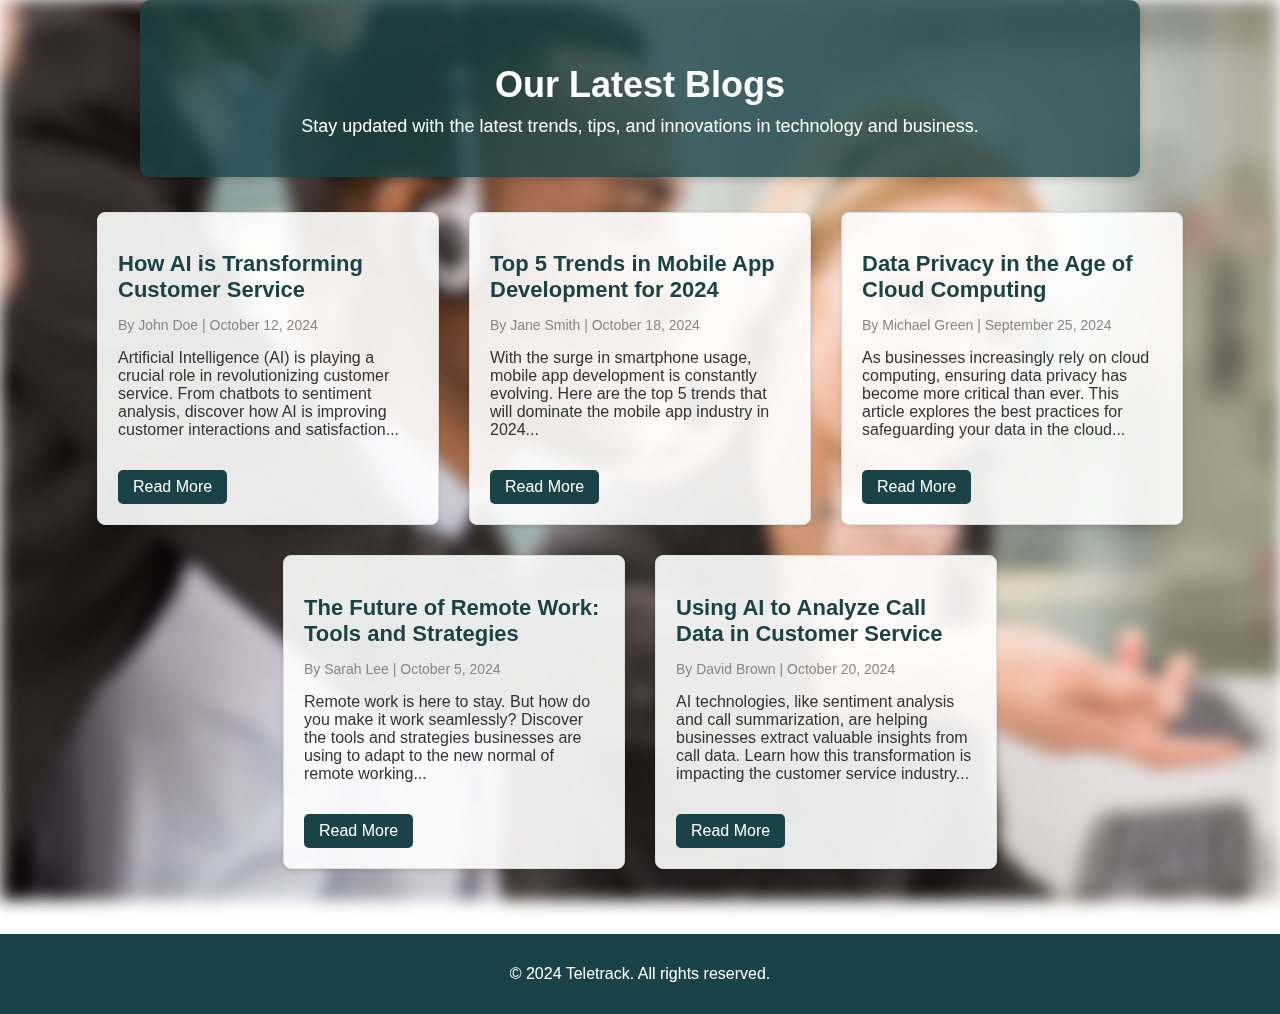
<file: blog.html>
<!DOCTYPE html>
<html lang="en">
<head>
    <meta charset="UTF-8">
    <meta name="viewport" content="width=device-width, initial-scale=1.0">
    <title>Blog Page</title>
    <link rel="stylesheet" href="blog-style.css">
</head>
<body>
    <header class="header">
        <h1>Our Latest Blogs</h1>
        <p>Stay updated with the latest trends, tips, and innovations in technology and business.</p>
    </header>

    <section class="blog-container">
        <article class="blog-post">
            <h2>How AI is Transforming Customer Service</h2>
            <p class="meta">By John Doe | October 12, 2024</p>
            <p>Artificial Intelligence (AI) is playing a crucial role in revolutionizing customer service. From chatbots to sentiment analysis, discover how AI is improving customer interactions and satisfaction...</p>
            <a href="blog1.html" class="read-more">Read More</a>
        </article>

        <article class="blog-post">
            <h2>Top 5 Trends in Mobile App Development for 2024</h2>
            <p class="meta">By Jane Smith | October 18, 2024</p>
            <p>With the surge in smartphone usage, mobile app development is constantly evolving. Here are the top 5 trends that will dominate the mobile app industry in 2024...</p>
            <a href="blog2.html" class="read-more">Read More</a>
        </article>

        <article class="blog-post">
            <h2>Data Privacy in the Age of Cloud Computing</h2>
            <p class="meta">By Michael Green | September 25, 2024</p>
            <p>As businesses increasingly rely on cloud computing, ensuring data privacy has become more critical than ever. This article explores the best practices for safeguarding your data in the cloud...</p>
            <a href="blog3.html" class="read-more">Read More</a>
        </article>

        <article class="blog-post">
            <h2>The Future of Remote Work: Tools and Strategies</h2>
            <p class="meta">By Sarah Lee | October 5, 2024</p>
            <p>Remote work is here to stay. But how do you make it work seamlessly? Discover the tools and strategies businesses are using to adapt to the new normal of remote working...</p>
            <a href="blog4.html" class="read-more">Read More</a>
        </article>

        <article class="blog-post">
            <h2>Using AI to Analyze Call Data in Customer Service</h2>
            <p class="meta">By David Brown | October 20, 2024</p>
            <p>AI technologies, like sentiment analysis and call summarization, are helping businesses extract valuable insights from call data. Learn how this transformation is impacting the customer service industry...</p>
            <a href="blog5.html" class="read-more">Read More</a>
        </article>
    </section>

    <footer class="footer">
        <p>&copy; 2024 Teletrack. All rights reserved.</p>
    </footer>
</body>
</html>
</file>
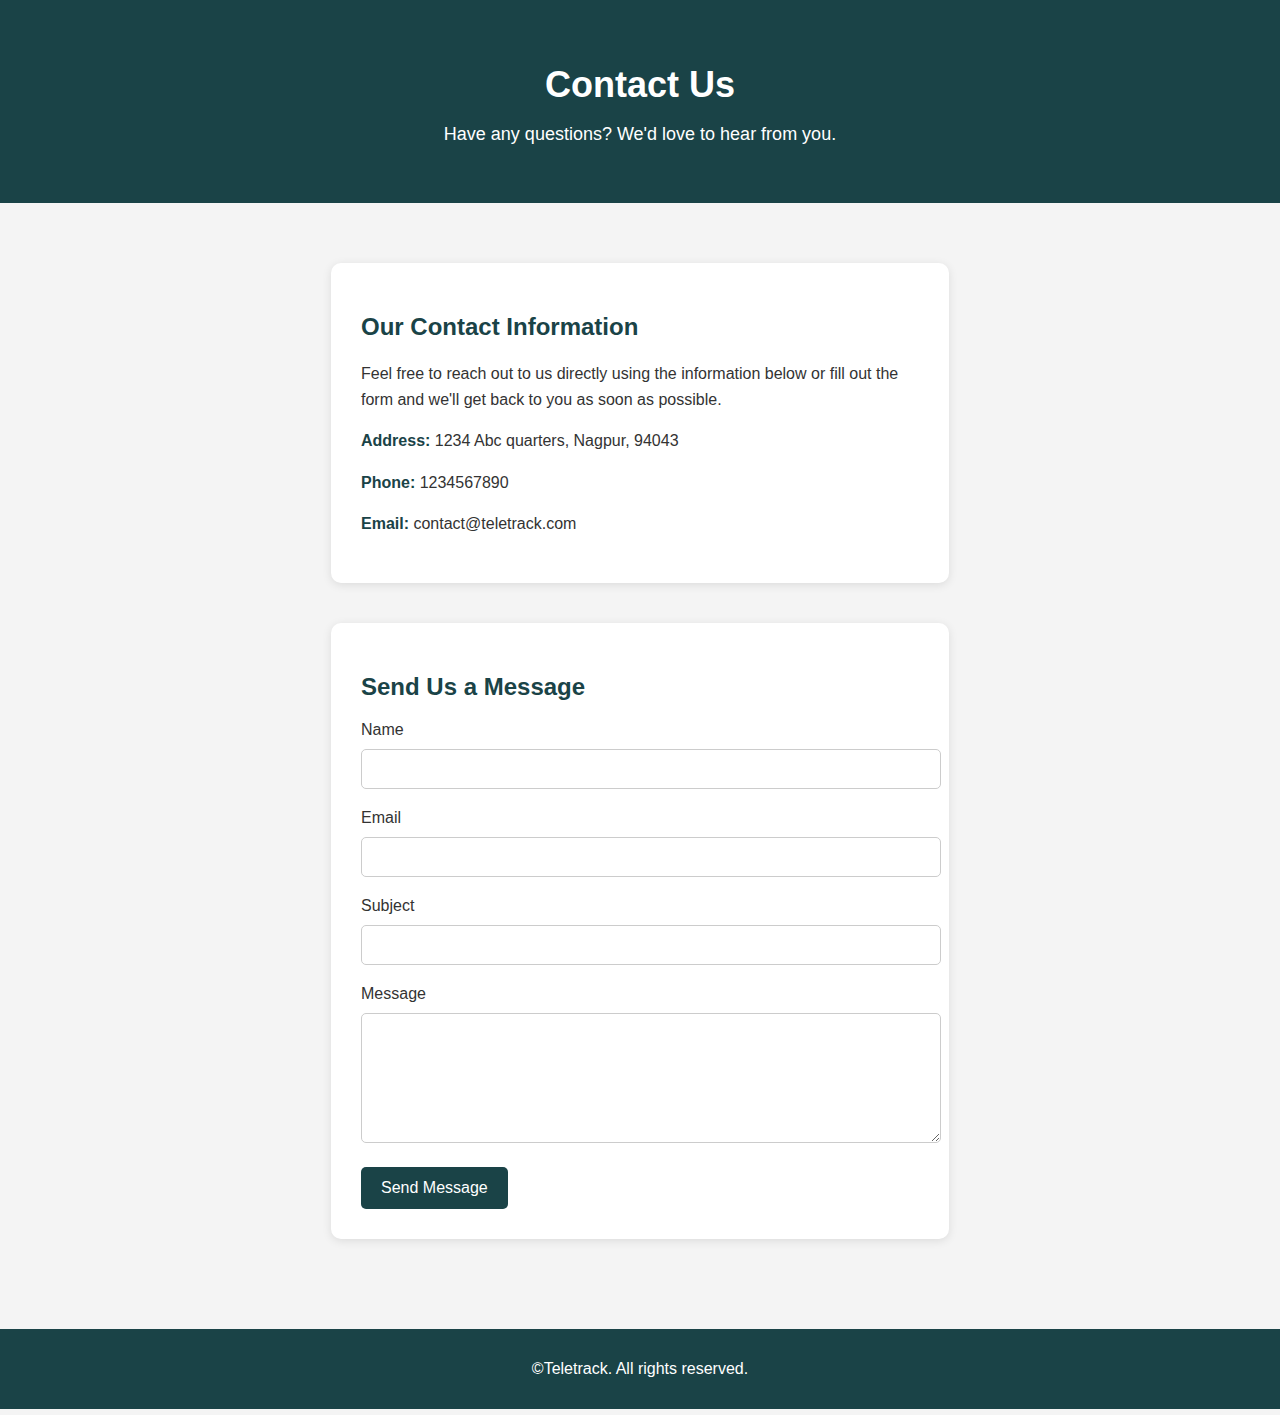
<file: contactus.html>
<!DOCTYPE html>
<html lang="en">
<head>
    <meta charset="UTF-8">
    <meta name="viewport" content="width=device-width, initial-scale=1.0">
    <title>Contact Us</title>
    <link rel="stylesheet" href="contact-style.css">
</head>
<body>

    <header class="header">
        <h1>Contact Us</h1>
        <p>Have any questions? We'd love to hear from you.</p>
    </header>

    <section class="contact-container">
        <div class="contact-details">
            <h2>Our Contact Information</h2>
            <p>Feel free to reach out to us directly using the information below or fill out the form and we'll get back to you as soon as possible.</p>

            <div class="info">
                <p><strong>Address:</strong> 1234 Abc quarters, Nagpur, 94043</p>
                <p><strong>Phone:</strong> 1234567890</p>
                <p><strong>Email:</strong> contact@teletrack.com</p>
            </div>
        </div>

        <div class="contact-form">
            <h2>Send Us a Message</h2>
            <form action="submit-form.html" method="post">
                <div class="form-group">
                    <label for="name">Name</label>
                    <input type="text" id="name" name="name" required>
                </div>
                <div class="form-group">
                    <label for="email">Email</label>
                    <input type="email" id="email" name="email" required>
                </div>
                <div class="form-group">
                    <label for="subject">Subject</label>
                    <input type="text" id="subject" name="subject" required>
                </div>
                <div class="form-group">
                    <label for="message">Message</label>
                    <textarea id="message" name="message" rows="6" required></textarea>
                </div>
                <button type="submit" class="submit-btn">Send Message</button>
            </form>
        </div>
    </section>

    <footer class="footer">
        <p>&copy;Teletrack. All rights reserved.</p>
    </footer>

</body>
</html>
</file>
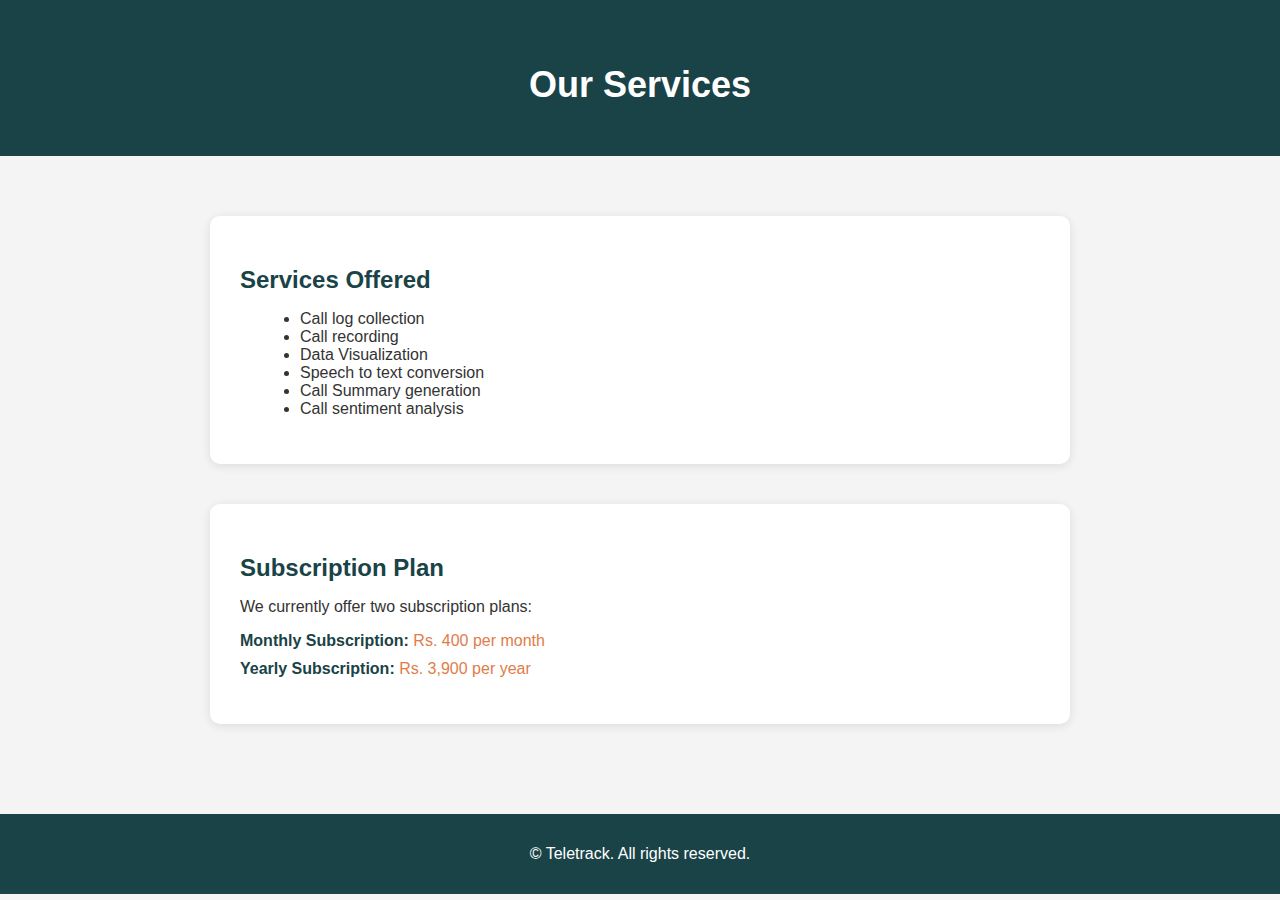
<file: ourservices.html>
<!DOCTYPE html>
<html lang="en">
<head>
    <meta charset="UTF-8">
    <meta name="viewport" content="width=device-width, initial-scale=1.0">
    <title>Our Services</title>
    <link rel="stylesheet" href="ourservices.css">
</head>
<body>

    <header class="header">
        <h1>Our Services</h1>
       
    </header>

    <section class="services-container">
        <div class="services-section">
            <h2>Services Offered</h2>
            <ul class="services-list">
                <li>Call log collection</li>
                <li>Call recording</li>
                <li>Data Visualization</li>
                <li>Speech to text conversion</li>
                <li>Call Summary generation</li>
                <li>Call sentiment analysis</li>
            </ul>
        </div>

        <div class="services-section">
            <h2>Subscription Plan</h2>
            <p class="subscription-info">
                We currently offer two subscription plans:
            </p>
            <ul class="subscription-plans">
                <li><strong>Monthly Subscription:</strong> <a href="payment400.html">Rs. 400 per month</a></li>
                <li><strong>Yearly Subscription:</strong><a href="payment3900.html"> Rs. 3,900 per year</a></li>
            </ul>
        </div>
    </section>

    <footer class="footer">
        <p>&copy; Teletrack. All rights reserved.</p>
    </footer>

</body>
</html>
</file>
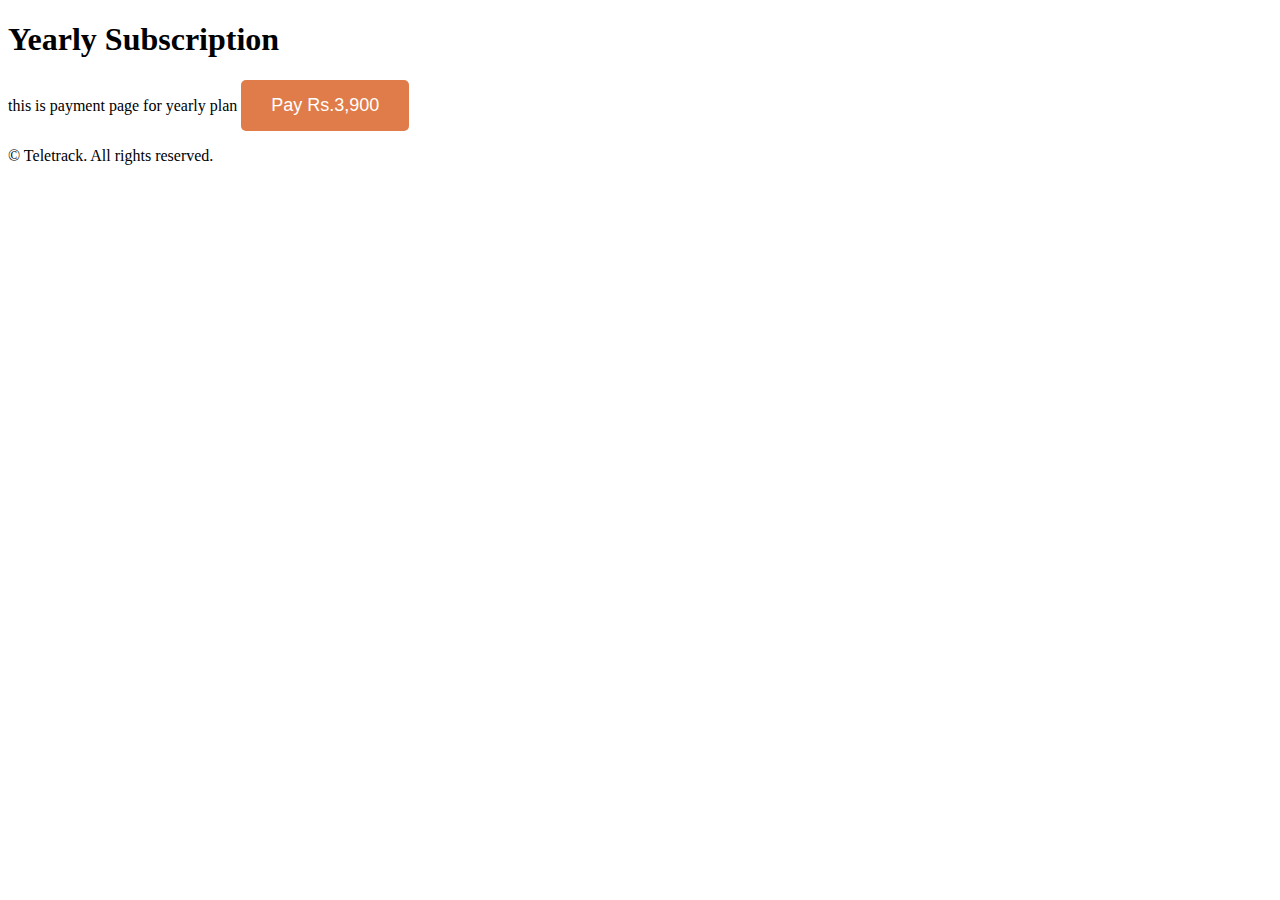
<file: payment3900.html>
<!DOCTYPE html>
<html lang="en">
<head>
    <meta charset="UTF-8">
    <meta name="viewport" content="width=device-width, initial-scale=1.0">
    <title>Payment Portal</title>
    <header class="header">
        <h1>Yearly Subscription</h1>
       
    </header>
</head>
<style>.pay-button {
    background-color: #e07c49;
    color: white;
    border: none;
    padding: 15px 30px;
    font-size: 18px;
    border-radius: 5px;
    cursor: pointer;
    transition: background-color 0.3s ease;
}

.pay-button:hover {
    background-color: #c06436; 
}
</style>
<body>
    this is payment page for yearly plan
    <button class="pay-button" onclick="window.location.href='payment.html'">Pay Rs.3,900</button>

</body>
<footer class="footer">
    <p>&copy; Teletrack. All rights reserved.</p>
</footer>
</html>
</file>
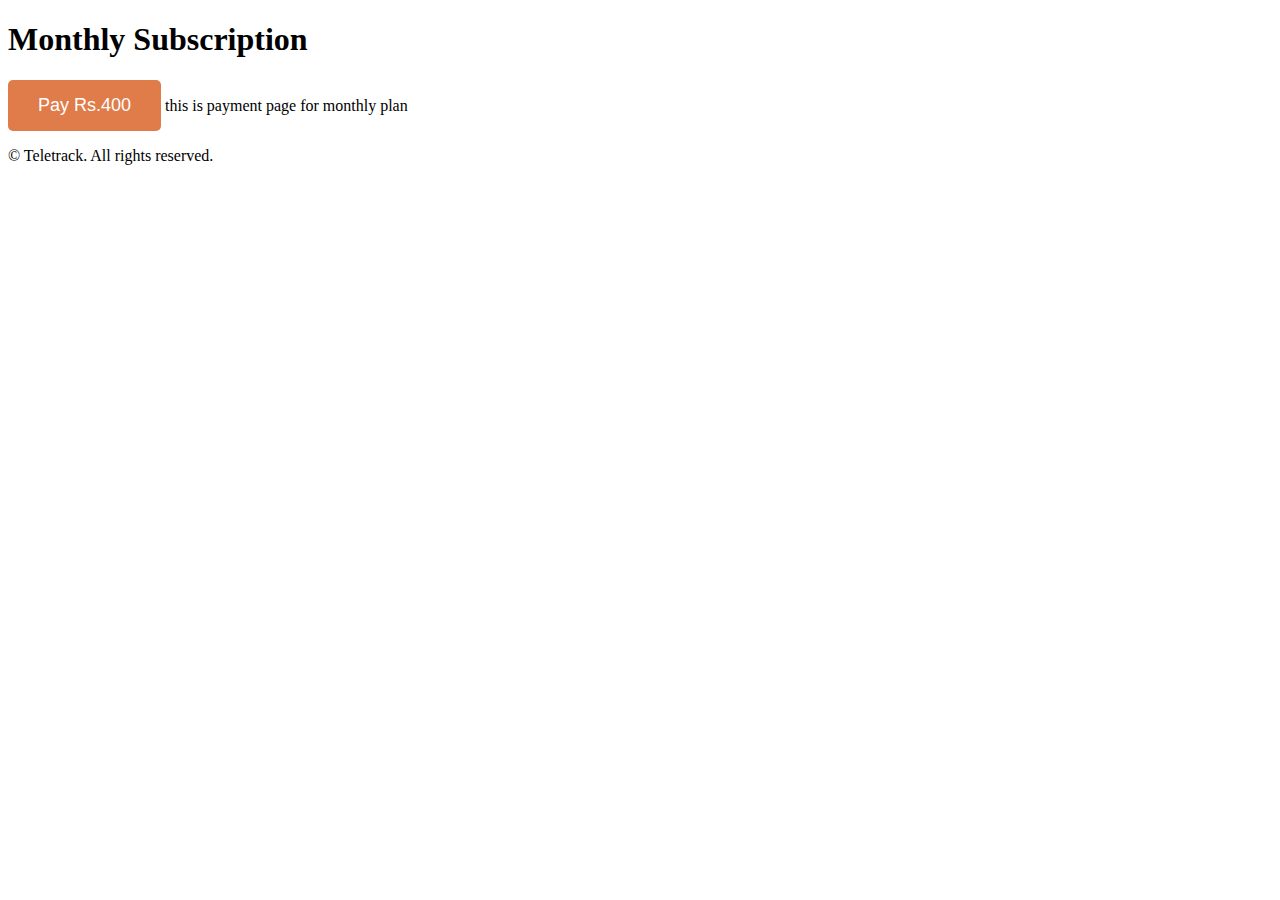
<file: payment400.html>
<!DOCTYPE html>
<html lang="en">
<head>
    <meta charset="UTF-8">
    <meta name="viewport" content="width=device-width, initial-scale=1.0">
    <title>Payment Portal</title>
    <header class="header">
        <h1>Monthly Subscription</h1>
       
    </header>
</head>
<style>.pay-button {
    background-color: #e07c49;
    color: white;
    border: none;
    padding: 15px 30px;
    font-size: 18px;
    border-radius: 5px;
    cursor: pointer;
    transition: background-color 0.3s ease;
}

.pay-button:hover {
    background-color: #c06436;
}
</style>
<body>
    
    <button class="pay-button" onclick="window.location.href='payment.html'">Pay Rs.400</button>

<body>
    this is payment page for monthly plan
</body>

<footer class="footer">
    <p>&copy; Teletrack. All rights reserved.</p>
</footer>
</html>
</file>
<file: blog-style.css>
body {
    font-family: Arial, sans-serif;
    margin: 0;
    padding: 0;
    color: #333;
    overflow: hidden; 
}

body::before {
    content: "";
    position: fixed; 
    top: 0;
    left: 0;
    right: 0;
    bottom: 0;
    background-image: url('call-center-NYG2WZ5-scaled.jpg'); 
    background-size:absolute; 
    background-position: center; 
    filter: blur(8px); 
    z-index: -1; 
}

.header {
    background-color: rgba(26, 67, 71, 0.8); 
    color: #ffffff; 
    padding: 40px 20px;
    text-align: center;
    margin: 0 auto; 
    width: 75%; 
    border-radius: 10px; 
    box-shadow: 0 2px 10px rgba(0, 0, 0, 0.2); 
}

.header h1 {
    font-size: 36px;
    margin-bottom: 10px;
}

.header p {
    font-size: 18px;
    margin: 0;
}

.blog-container {
    display: flex;
    flex-wrap: wrap;
    justify-content: center;
    padding: 20px;
}

.blog-post {
    background-color: rgba(255, 255, 255, 0.9); 
    border: 1px solid #ddd;
    padding: 20px;
    margin: 15px;
    border-radius: 8px;
    width: 300px;
    box-shadow: 0 2px 5px rgba(0, 0, 0, 0.1); 
    transition: transform 0.2s; 
}

.blog-post:hover {
    transform: scale(1.02); 
}

.blog-post h2 {
    font-size: 22px;
    color: #1a4347; 
    margin-bottom: 10px;
}

.blog-post .meta {
    font-size: 14px;
    color: #888; 
    margin-bottom: 15px;
}

.blog-post p {
    font-size: 16px;
    color: #333;
}

.read-more {
    display: inline-block;
    margin-top: 15px;
    padding: 8px 15px;
    background-color: #1a4347;
    color: #ffffff;
    text-decoration: none;
    border-radius: 5px;
    transition: background-color 0.3s; 
}

.read-more:hover {
    background-color: #0d383d; 
}

.footer {
    background-color: #1a4347; 
    color: #ffffff;
    text-align: center;
    padding: 15px;
    margin-top: 30px;
}

@media (max-width: 768px) {
    .blog-post {
        width: 100%; 
        max-width: 600px; 
    }
}
</file>
<file: contact-style.css>
body {
    font-family: Arial, sans-serif;
    background-color: #f4f4f4;
    color: #333;
    margin: 0;
    padding: 0;
}

.header {
    background-color: #1a4347; 
    color: #ffffff;
    padding: 40px;
    text-align: center;
}

.header h1 {
    font-size: 36px;
    margin-bottom: 10px;
}

.header p {
    font-size: 18px;
}

.contact-container {
    display: flex;
    justify-content: space-around;
    align-items: flex-start;
    padding: 40px 20px;
    flex-wrap: wrap;
}

.contact-details, .contact-form {
    background-color: #ffffff;
    padding: 30px;
    border-radius: 10px;
    box-shadow: 0 2px 10px rgba(0, 0, 0, 0.1);
    width: 45%;
    margin: 20px;
}

.contact-details h2, .contact-form h2 {
    color: #1a4347; 
}

.contact-details p, .info p {
    font-size: 16px;
    line-height: 1.6;
}

.info p strong {
    color: #1a4347;
}

.form-group {
    margin-bottom: 20px;
}

.form-group label {
    font-size: 16px;
    margin-bottom: 5px;
    display: block;
    color: #333;
}

.form-group input, .form-group textarea {
    width: 100%;
    padding: 10px;
    font-size: 16px;
    border: 1px solid #ccc;
    border-radius: 5px;
    margin-top: 5px;
}

textarea {
    resize: vertical;
}

.submit-btn {
    background-color: #1a4347;
    color: #ffffff;
    padding: 12px 20px;
    border: none;
    border-radius: 5px;
    cursor: pointer;
    font-size: 16px;
}

.submit-btn:hover {
    background-color: #0d383d; 
}

.footer {
    background-color: #1a4347;
    color: #ffffff;
    text-align: center;
    padding: 15px;
    margin-top: 30px;
}

@media (max-width: 768px) {
    .contact-container {
        flex-direction: column;
        align-items: center;
    }

    .contact-details, .contact-form {
        width: 100%;
        max-width: 600px;
    }
}
</file>
<file: ourservices.css>
body {
    font-family: Arial, sans-serif;
    background-color: #f4f4f4;
    color: #333;
    margin: 0;
    padding: 0;
}

.header {
    background-color: #1a4347; 
    color: #ffffff;
    padding: 40px;
    text-align: center;
}

.header h1 {
    font-size: 36px;
    margin-bottom: 10px;
}

.header p {
    font-size: 18px;
    margin: 0;
}

.services-container {
    display: flex;
    flex-direction: column;
    justify-content: center;
    align-items: center;
    padding: 40px 20px;
}

.services-section {
    background-color: #ffffff;
    padding: 30px;
    border-radius: 10px;
    box-shadow: 0 2px 10px rgba(0, 0, 0, 0.1);
    margin: 20px;
    width: 80%;
    max-width: 800px;
}

.services-section h2 {
    font-size: 24px;
    color: #1a4347; 
    margin-bottom: 10px;
}

.services-list {
    list-style-type: disc;
    margin-left: 20px;
    color: #333;
    font-size: 16px;
}

.subscription-info {
    font-size: 16px;
    color: #333;
    margin-bottom: 10px;
}

.subscription-plans {
    list-style-type: none;
    padding-left: 0;
    color: #1a4347;
}

.subscription-plans li {
    margin-bottom: 10px;
}

.subscription-plans a {
    color: #e07c49;
    text-decoration: none;
}

.subscription-plans a:hover {
    text-decoration: underline;
}

.footer {
    background-color: #1a4347;
    color: #ffffff;
    text-align: center;
    padding: 15px;
    margin-top: 30px;
}

@media (max-width: 768px) {
    .services-section {
        width: 100%;
    }
}
</file>
